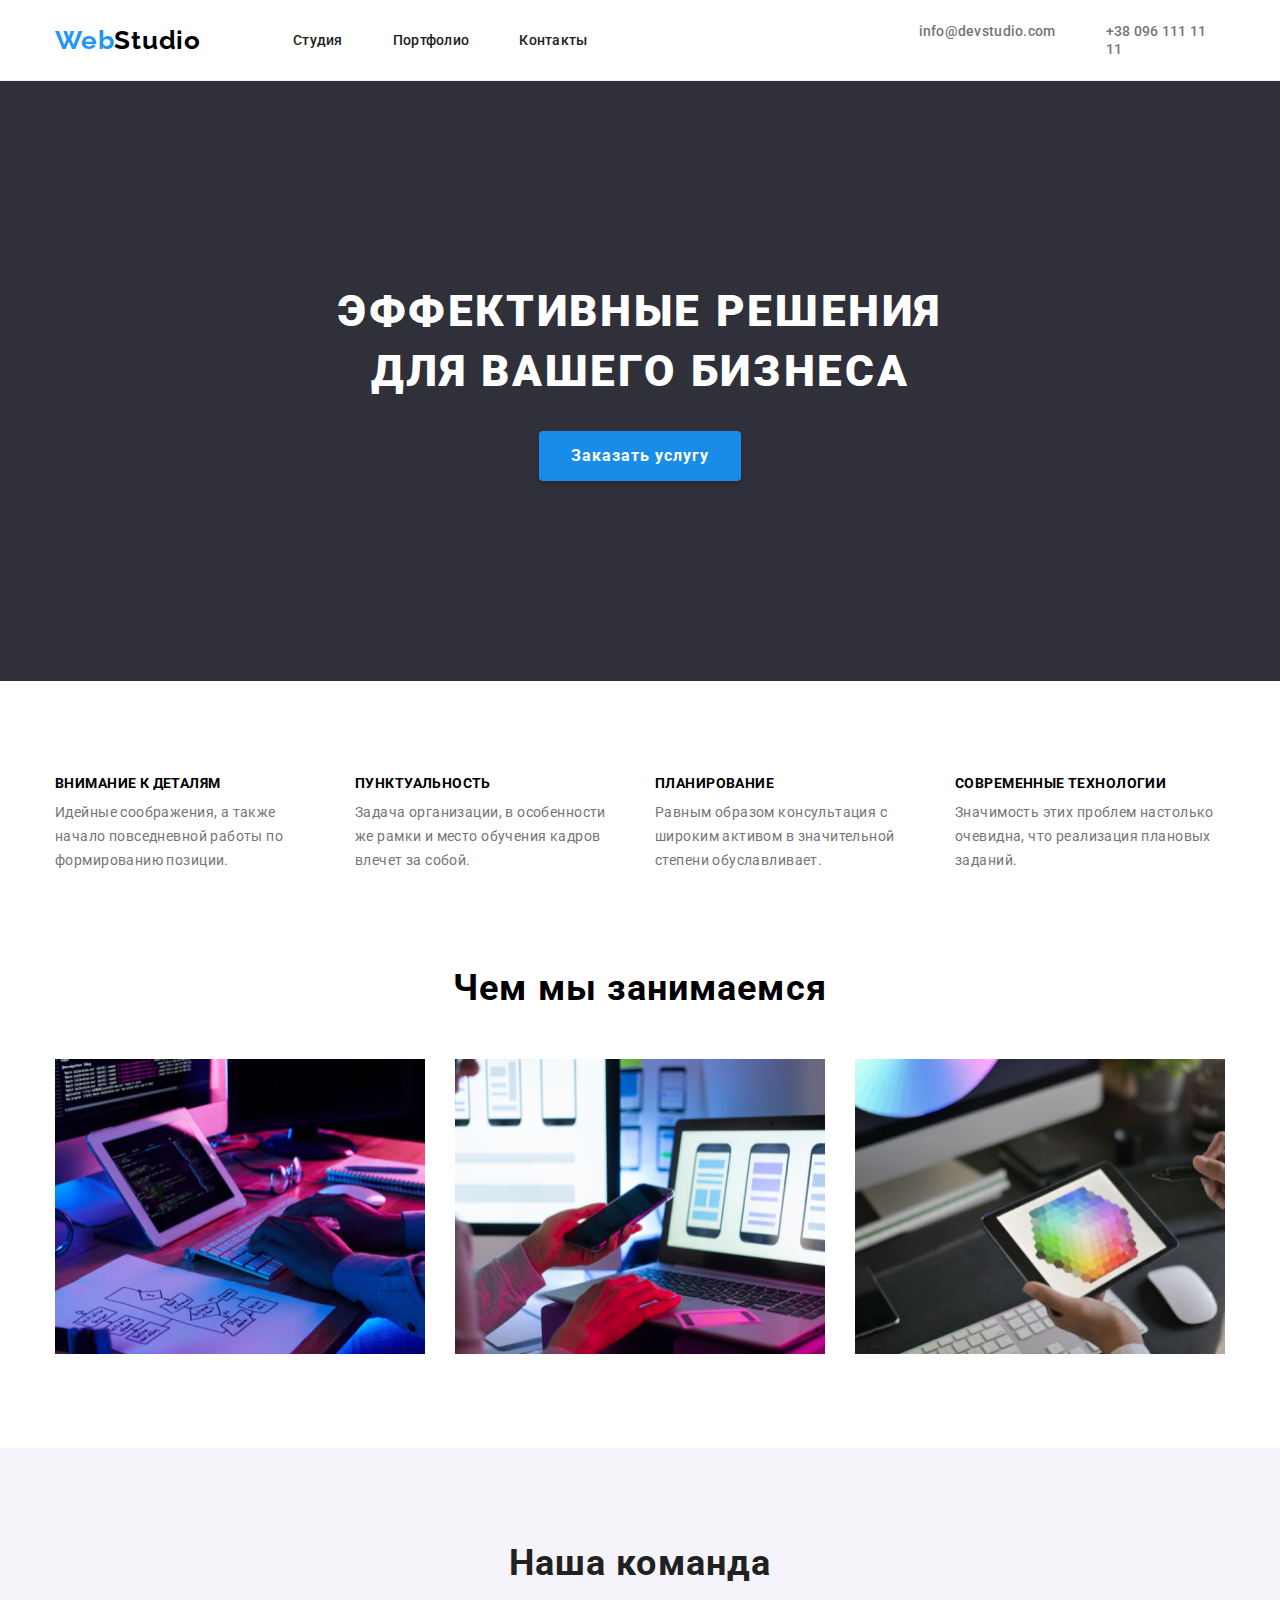
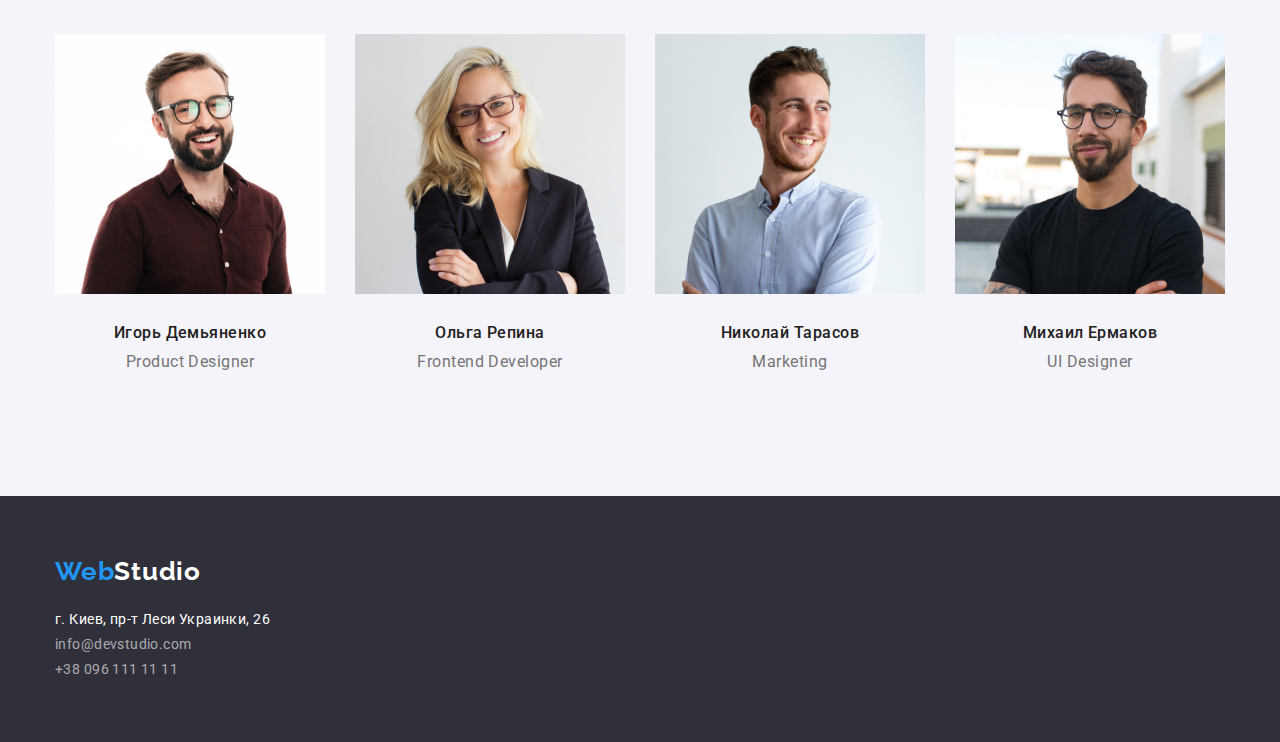
<file: index.html>
<!DOCTYPE html>
<html lang="ru">
  <head>
    <meta charset="UTF-8" />
    <meta name="viewport" content="width=device-width, initial-scale=1.0" />
    <title>WebStudio</title>
    <link rel="stylesheet" href="https://cdnjs.cloudflare.com/ajax/libs/modern-normalize/1.0.0/modern-normalize.css" />
    <link href="https://fonts.googleapis.com/css2?family=Raleway:wght@700&family=Roboto:wght@400;500;900&display=swap" rel="stylesheet" />
    <link rel="stylesheet" href="./css/styless.css" />
  </head>

  <body>
    <!-- HEADER -->
    <header>
      <div class="container">
        <nav class="navigation">
          <a class="logo link" lang="en" href="./index.html"><span class="logo-one">Web</span><span class="logo-two">Studio</span></a>
          <ul class="navigation-list list">
            <li class="navigation-list-item">
              <a class="navigation-list-link link" href="./index.html">Студия</a>
            </li>
            <li class="navigation-list-item">
              <a class="navigation-list-link link" href="./portfolio.html">Портфолио</a>
            </li>
            <li class="navigation-list-item">
              <a class="navigation-list-link link" href="">Контакты</a>
            </li>
          </ul>

          <address class="address">
            <ul class="address-list list">
              <li class="address-list-item">
                <a class="header-contact-link link" href="mailto:info@devstudio.com">info@devstudio.com</a>
              </li>
              <li class="address-list-item">
                <a class="header-contact-link link" href="tel:+380961111111">+38 096 111 11 11</a>
              </li>
            </ul>
          </address>
        </nav>
      </div>
    </header>

    <main>
      <!-- HERO -->
      <section class="section hero">
        <div class="container hero-one">
          <h1 class="title">Эффективные решения для вашего бизнеса</h1>
          <button class="btn" type="button">Заказать услугу</button>
        </div>
      </section>

      <section class="section">
        <div class="container">
          <ul class="quality">
            <li class="quality-list-item list">
              <h3 class="quality-list-main">Внимание к деталям</h3>
              <p class="quality-list-work">Идейные соображения, а также начало повседневной работы по формированию позиции.</p>
            </li>
            <li class="quality-list-item list">
              <h3 class="quality-list-main">Пунктуальность</h3>
              <p class="quality-list-work">Задача организации, в особенности же рамки и место обучения кадров влечет за собой.</p>
            </li>
            <li class="quality-list-item list">
              <h3 class="quality-list-main">Планирование</h3>
              <p class="quality-list-work">Равным образом консультация с широким активом в значительной степени обуславливает.</p>
            </li>
            <li class="quality-list-item list">
              <h3 class="quality-list-main">Современные технологии</h3>
              <p class="quality-list-work">Значимость этих проблем настолько очевидна, что реализация плановых заданий.</p>
            </li>
          </ul>
        </div>
      </section>

      <section>
        <div class="container hero-three">
          <h2 class="our-work">Чем мы занимаемся</h2>
          <ul class="work-list">
            <li class="work-list-item list">
              <img class="work-img" src="./images/box1.jpg" alt="печатает код" width="370" height="295" />
            </li>
            <li class="work-list-item list">
              <img class="work-img" src="./images/box2.jpg" alt="проверяет читабельность" width="370" height="295" />
            </li>
            <li class="work-list-item list">
              <img class="work-img" src="./images/box3.jpg" alt="подборка цветов" width="370" height="295" />
            </li>
          </ul>
        </div>
      </section>

      <section class="section team">
        <div class="container">
          <h2 class="work">Наша команда</h2>
          <ul class="team-list">
            <li class="team-list-item list">
              <img class="team-img" src="./images/ИгорьДемьяненко.jpg" alt="Игорь Демьяненко" width="270" height="260" />
              <div class="our-team">
                <h3 class="team-people">Игорь Демьяненко</h3>
                <p class="team-job" lang="en">Product Designer</p>
              </div>
            </li>
            <li class="team-list-item list">
              <img class="team-img" src="./images/ОльгаРепина.jpg" alt="Ольга Репина" width="270" height="260" />
              <div class="our-team">
                <h3 class="team-people">Ольга Репина</h3>
                <p class="team-job" lang="en">Frontend Developer</p>
              </div>
            </li>
            <li class="team-list-item list">
              <img class="team-img" src="./images/НиколайТарасов.jpg" alt="Николай Тарасов" width="270" height="260" />
              <div class="our-team">
                <h3 class="team-people">Николай Тарасов</h3>
                <p class="team-job" lang="en">Marketing</p>
              </div>
            </li>
            <li class="team-list-item list">
              <img class="team-img" src="./images/МихаилЕрмаков.jpg" alt="Михаил Ермаков" width="270" height="260" />
              <div class="our-team">
                <h3 class="team-people">Михаил Ермаков</h3>
                <p class="team-job" lang="en">UI Designer</p>
              </div>
            </li>
          </ul>
        </div>
      </section>
    </main>

    <!-- FOOTER -->
    <footer>
      <div class="container">
        <a class="logo link" lang="en" href="./index.html"><span class="logo-one">Web</span><span class="logo-three">Studio</span></a>
        <address class="footer-address">
          <ul class="footer-list">
            <li class="footer-list-item list">
              <a class="footer-map-link link" href="https://goo.gl/maps/fJEr4ifTyqPo6AB57" target="_blank">г. Киев, пр-т Леси Украинки, 26</a>
            </li>
            <li class="footer-list-item list">
              <a class="footer-mail-link link" href="mailto:info@devstudio.com">info@devstudio.com</a>
            </li>
            <li class="footer-list-item list">
              <a class="footer-tel-link link" href="tel:+380961111111">+38 096 111 11 11</a>
            </li>
          </ul>
        </address>
      </div>
    </footer>
  </body>
</html>
</file>
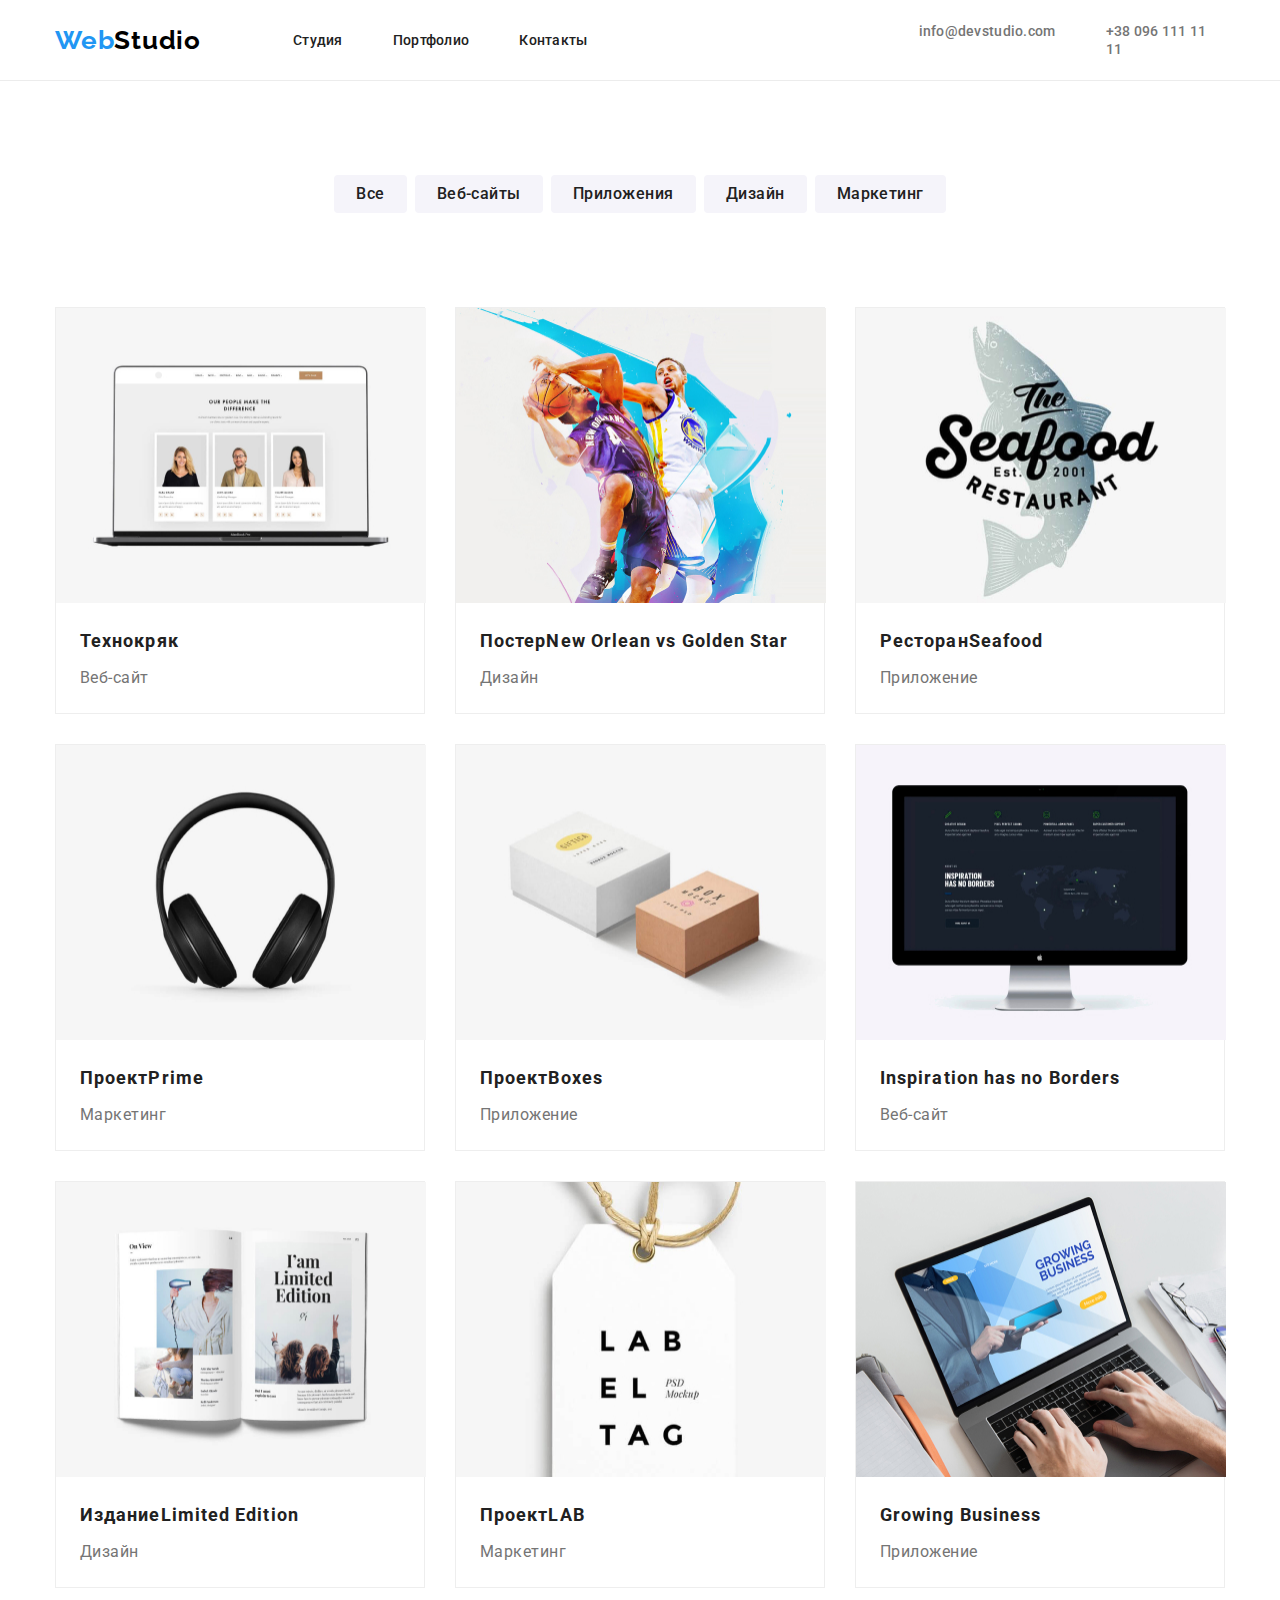
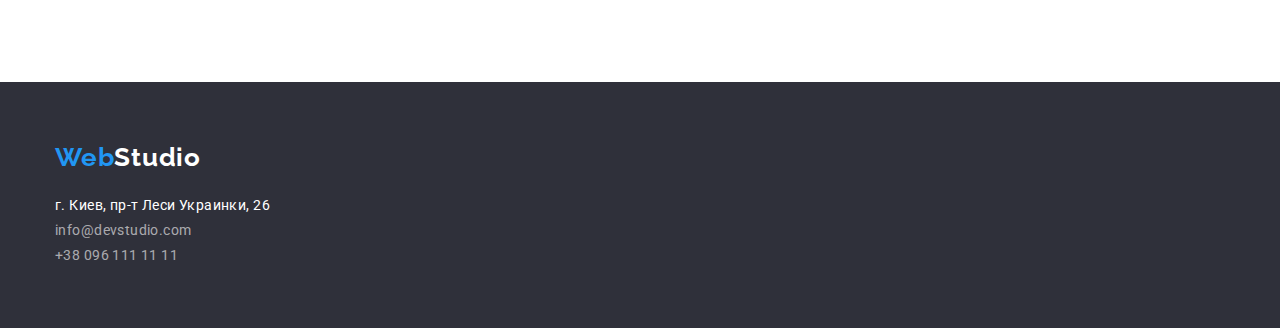
<file: portfolio.html>
<!DOCTYPE html>
<html lang="ru">
  <head>
    <meta charset="UTF-8" />
    <meta name="viewport" content="width=device-width, initial-scale=1.0" />
    <title>Portfolio</title>
    <link rel="stylesheet" href="https://cdnjs.cloudflare.com/ajax/libs/modern-normalize/1.0.0/modern-normalize.css" />
    <link href="https://fonts.googleapis.com/css2?family=Raleway:wght@700&family=Roboto:wght@400;500;900&display=swap" rel="stylesheet" />
    <link rel="stylesheet" href="./css/styless.css" />
  </head>

  <body>
    <!-- HEADER -->
    <header>
      <div class="container">
        <nav class="navigation">
          <a class="logo link" lang="en" href="./index.html"><span class="logo-one">Web</span><span class="logo-two">Studio</span></a>
          <ul class="navigation-list list">
            <li class="navigation-list-item">
              <a class="navigation-list-link link" href="./index.html">Студия</a>
            </li>
            <li class="navigation-list-item">
              <a class="navigation-list-link link" href="./portfolio.html">Портфолио</a>
            </li>
            <li class="navigation-list-item">
              <a class="navigation-list-link link" href="">Контакты</a>
            </li>
          </ul>

          <address class="address">
            <ul class="address-list list">
              <li class="address-list-item">
                <a class="header-contact-link link" href="mailto:info@devstudio.com">info@devstudio.com</a>
              </li>
              <li class="address-list-item">
                <a class="header-contact-link link" href="tel:+380961111111">+38 096 111 11 11</a>
              </li>
            </ul>
          </address>
        </nav>
      </div>
    </header>

    <main>
      <section class="choice">
        <div class="container">
          <ul class="choice-list list">
            <li class="choice-list-item">
              <button class="btn-port" type="button">Все</button>
            </li>
            <li class="choice-list-item">
              <button class="btn-port" type="button">Веб-сайты</button>
            </li>
            <li class="choice-list-item">
              <button class="btn-port" type="button">Приложения</button>
            </li>
            <li class="choice-list-item">
              <button class="btn-port" type="button">Дизайн</button>
            </li>
            <li class="choice-list-item">
              <button class="btn-port" type="button">Маркетинг</button>
            </li>
          </ul>
        </div>
      </section>

      <section class="section">
        <div class="container">
          <ul class="comleted-list list">
            <li class="comleted-list-item">
              <img class="completed-img" src="./portfolio-img/1tekhnokryak.jpg" alt="информация о сотрудниках в ноубуке" width="370" height="295" />
              <div class="comleted-card">
                <h1 class="completed-what">Технокряк</h1>
                <p class="completed-kind">Веб-сайт</p>
              </div>
            </li>
            <li class="comleted-list-item">
              <img class="completed-img" src="./portfolio-img/2NOvsGS.jpg" alt="постер игры в баскетбол" width="370" height="295" />
              <div class="comleted-card">
                <h1 class="completed-what">Постер<span lang="en">New Orlean vs Golden Star</span></h1>
                <p class="completed-kind">Дизайн</p>
              </div>
            </li>
            <li class="comleted-list-item">
              <img class="completed-img" src="./portfolio-img/3seafood.jpg" alt="ресторан морской кухни" width="370" height="295" />
              <div class="comleted-card">
                <h1 class="completed-what">Ресторан<span lang="en">Seafood</span></h1>
                <p class="completed-kind">Приложение</p>
              </div>
            </li>
            <li class="comleted-list-item">
              <img class="completed-img" src="./portfolio-img/4prime.jpg" alt="наушники" width="370" height="295" />
              <div class="comleted-card">
                <h1 class="completed-what">Проект<span lang="en">Prime</span></h1>
                <p class="completed-kind">Маркетинг</p>
              </div>
            </li>
            <li class="comleted-list-item">
              <img class="completed-img" src="./portfolio-img/5boxes.jpg" alt="коробки" width="370" height="295" />
              <div class="comleted-card">
                <h1 class="completed-what">Проект<span lang="en">Boxes</span></h1>
                <p class="completed-kind">Приложение</p>
              </div>
            </li>
            <li class="comleted-list-item">
              <img class="completed-img" src="./portfolio-img/6inspiration.jpg" alt="монитор" width="370" height="295" />
              <div class="comleted-card">
                <h1 class="completed-what" lang="en">Inspiration has no Borders</h1>
                <p class="completed-kind">Веб-сайт</p>
              </div>
            </li>
            <li class="comleted-list-item">
              <img class="completed-img" src="./portfolio-img/7limited.jpg" alt="журнал" width="370" height="295" />
              <div class="comleted-card">
                <h1 class="completed-what">Издание<span lang="en">Limited</span> Edition</h1>
                <p class="completed-kind">Дизайн</p>
              </div>
            </li>
            <li class="comleted-list-item">
              <img class="completed-img" src="./portfolio-img/8lab.jpg" alt="бирка" width="370" height="295" />
              <div class="comleted-card">
                <h1 class="completed-what">Проект<span lang="en">LAB</span></h1>
                <p class="completed-kind">Маркетинг</p>
              </div>
            </li>
            <li class="comleted-list-item">
              <img class="completed-img" src="./portfolio-img/9growing.jpg" alt="печатает на ноутбуке" width="370" height="295" />
              <div class="comleted-card">
                <h1 class="completed-what" lang="en">Growing Business</h1>
                <p class="completed-kind">Приложение</p>
              </div>
            </li>
          </ul>
        </div>
      </section>
    </main>

    <!-- FOOTER -->
    <footer>
      <div class="container">
        <a class="logo link" lang="en" href="./index.html"><span class="logo-one">Web</span><span class="logo-three">Studio</span></a>
        <address class="footer-address">
          <ul class="footer-list">
            <li class="footer-list-item list">
              <a class="footer-map-link link" href="https://goo.gl/maps/fJEr4ifTyqPo6AB57" target="_blank">г. Киев, пр-т Леси Украинки, 26</a>
            </li>
            <li class="footer-list-item list">
              <a class="footer-mail-link link" href="mailto:info@devstudio.com">info@devstudio.com</a>
            </li>
            <li class="footer-list-item list">
              <a class="footer-tel-link link" href="tel:+380961111111">+38 096 111 11 11</a>
            </li>
          </ul>
        </address>
      </div>
    </footer>
  </body>
</html>
</file>
<file: css/styless.css>
body {
	font-family: "Roboto", sans-serif;
	font-style: normal;
}

.link {
	text-decoration: none;
}

.list {
	list-style: none;
}

img {
	display: block;
}

p,
ul,
h1,
h2,
h3 {
	margin: 0;
	padding: 0;
}

*,
*::before,
*::after {
	box-sizing: border-box;
}

header {
	border-bottom: 1px solid #ececec;
}

header .container {
	display: flex;
	align-items: center;
	background-color: #ffffff;
}

.navigation {
	display: flex;
	align-items: center;
}

.navigation-list {
	display: flex;
}

header address ul {
	display: flex;
}

header .logo {
	margin-right: 92px;
}

.navigation-list li:not(:last-child) {
	margin-right: 50px;
}

header address {
	margin-left: auto;
}
header address li:not(:last-child) {
	margin-right: 50px;
}

.address-list {
	display: flex;
	margin-top: 0;
	margin-bottom: 0;
}

.navigation-list-item .link {
	display: block;
	padding-top: 32px;
	padding-bottom: 32px;
}

.container {
	width: 1200px;
	margin-left: auto;
	margin-right: auto;
	padding-left: 15px;
	padding-right: 15px;
}

.logo {
	font-weight: 700;
	font-size: 24px;
	line-height: 1.25;
	color: #233348;
	text-decoration: none;
}

.navigation-list-item:not(:last-child) {
	margin-right: 50px;
}

.address-list-list-item:not(:last-child) {
	margin-right: 50px;
}

.address {
	font-style: normal;
	margin-left: 331px;
}

.navigation-list-link:hover,
.navigation-list-link:focus,
.header-contact-link:hover,
.header-contact-link:focus {
	color: #2196f3;
}

.navigation-list-link {
	font-weight: 500;
	font-size: 14px;
	line-height: 1.143;
	letter-spacing: 0.02em;
	color: #212121;
}

.header-contact-link {
	font-weight: 500;
	font-size: 14px;
	line-height: 1.143;
	letter-spacing: 0.02em;
	color: #757575;
}

.header-contact-link:not(:last-child) {
	margin-right: 50px;
}

.section {
	padding-top: 94px;
	padding-bottom: 94px;
}

.hero {
	background-color: #2f303a;
	padding-top: 0;
	padding-bottom: 0;
}

.hero-one {
	display: flex;
	height: 600px;
	flex-direction: column;
	justify-content: center;
	align-items: center;
}

.title {
	max-width: 700px;
	font-weight: 900;
	font-size: 44px;
	line-height: 1.364;
	text-align: center;
	letter-spacing: 0.06em;
	text-transform: uppercase;
	color: #ffffff;
}

.btn {
	font-weight: 700;
	font-size: 16px;
	line-height: 1.875;
	display: inline-block;
	align-items: center;
	text-align: center;
	letter-spacing: 0.06em;
	background: #188ce8;
	color: #ffffff;
	border-radius: 4px;
	padding: 10px 32px;
	min-width: 200px;
	box-shadow: 0px 4px 4px rgba(0, 0, 0, 0.15);
	border: transparent;
	margin-top: 30px;
}

.btn-wo-padding {
	padding-bottom: 0;
}

.quality {
	display: flex;
	justify-content: space-between;
}

.quality-list-item {
	width: 270px;
}

.quality-list-main {
	margin-bottom: 10px;
	font-weight: 700;
	font-size: 14px;
	line-height: 1.143;
	letter-spacing: 0.03em;
	text-transform: uppercase;
}

.quality-list-work {
	font-weight: 400;
	font-size: 14px;
	line-height: 1.714;
	letter-spacing: 0.03em;
	color: #757575;
}

.hero-three {
	margin-top: 0px;
	margin-bottom: 0px;
}

.work-list {
	display: flex;
	justify-content: space-between;
}

.team {
	background: #f5f4fa;
	text-align: center;
	margin-top: 94px;
}

.team-list {
	display: flex;
	justify-content: space-between;
}

.work-list-item {
	display: inline-block;
}

.section.team {
	background-color: #f5f4fa;
}

.work {
	font-weight: 700;
	font-size: 36px;
	line-height: 1.167;
	text-align: center;
	letter-spacing: 0.03em;
	color: #212121;
}

.our-work {
	font-weight: 700;
	font-size: 36px;
	line-height: 1.167;
	text-align: center;
	letter-spacing: 0.03em;
	margin-bottom: 50px;
}

.team-list-item {
	width: 270px;
}

.our-team {
	margin: 30px 0;
}

.team-img {
	border-top: 0px;
	margin-top: 50px;
}

.team-people {
	font-weight: 500;
	font-size: 16px;
	line-height: 1.186;
	text-align: center;
	letter-spacing: 0.03em;
	color: #212121;
	margin-bottom: 10px;
}

.team-job {
	font-weight: 400;
	font-size: 16px;
	line-height: 1.186;
	text-align: center;
	letter-spacing: 0.03em;
	color: #757575;
}

.footer-list-item:hover,
.footer-list-item:focus,
.footer-map-link:hover,
.footer-map-link:focus,
.footer-mail-link:hover,
.footer-mail-link:focus,
.footer-tel-link:hover,
.footer-tel-link:focus {
	color: #ffffff;
}

footer {
	background: #2f303a;
	padding-top: 60px;
	padding-bottom: 60px;
}

footer address {
	margin-top: 20px;
}

.logo-one {
	font-family: Raleway, sans-serif;
	font-style: normal;
	font-weight: 700;
	font-size: 26px;
	line-height: 1.192;
	letter-spacing: 0.03em;
	color: #2196f3;
}

.logo-two {
	font-family: Raleway, sans-serif;
	font-style: normal;
	font-weight: 700;
	font-size: 26px;
	line-height: 1.192;
	letter-spacing: 0.03em;
	color: #000000;
}

.logo-three {
	font-family: Raleway, sans-serif;
	font-style: normal;
	font-weight: 700;
	font-size: 26px;
	line-height: 1.192;
	letter-spacing: 0.03em;
	color: #ffffff;
}

.footer-map-link {
	font-weight: 400;
	font-size: 14px;
	line-height: 1.714;
	letter-spacing: 0.03em;
	color: #ffffff;
}

.footer-mail-link,
.footer-tel-link {
	font-weight: 400;
	font-size: 14px;
	line-height: 1.714;
	letter-spacing: 0.03em;
	color: rgba(255, 255, 255, 0.6);
}

.completed-what {
	font-weight: 700;
	font-size: 18px;
	line-height: 2;
	letter-spacing: 0.06em;
	color: #212121;
}

.completed-kind {
	font-weight: 400;
	font-size: 16px;
	line-height: 1.875;
	letter-spacing: 0.03em;
	color: #757575;
}

.footer-address {
	font-family: "Roboto", sans-serif;
	font-style: normal;
	font-weight: 400;
	font-size: 14px;
	line-height: 24px;
	letter-spacing: 0.03em;
	color: #ffffff;
}

.choice {
	padding-top: 94px;
	padding-bottom: 0px;
}

.btn-port:hover,
.btn-port:focus {
	cursor: pointer;
	color: #ffffff;
	background: #188ce8;
}

.choice-list {
	justify-content: center;
}

.choice-list {
	display: flex;
	justify-content: center;
}

.choice-list-item + .choice-list-item {
	margin-left: 8px;
}

.btn-port {
	padding: 6px 22px;
	border-radius: 4px;
	font-weight: 500;
	font-size: 16px;
	line-height: 1.625;
	text-align: center;
	letter-spacing: 0.03em;
	border: transparent;
	color: #212121;
	background-color: #f5f4fa;
}

.comleted-list {
	display: flex;
	flex-wrap: wrap;
}

.comleted-list-item {
	width: 370px;
	background: #ffffff;
	border: 1px solid #eeeeee;
}

.comleted-list-item:not(:nth-child(3n)) {
	margin-right: 30px;
}

.comleted-list-item:not(:nth-child(n + 7)) {
	margin-bottom: 30px;
}

.comleted-card {
	padding: 20px 24px;
}

.completed-what {
	margin-bottom: 4px;
	font-weight: 700;
	font-size: 18px;
	line-height: 2;
	letter-spacing: 0.06em;
	color: #212121;
}

.completed-kind {
	font-family: Roboto;
	font-style: normal;
	font-weight: normal;
	font-size: 16px;
	line-height: 1.875;
	letter-spacing: 0.03em;
	color: #757575;
}
</file>
